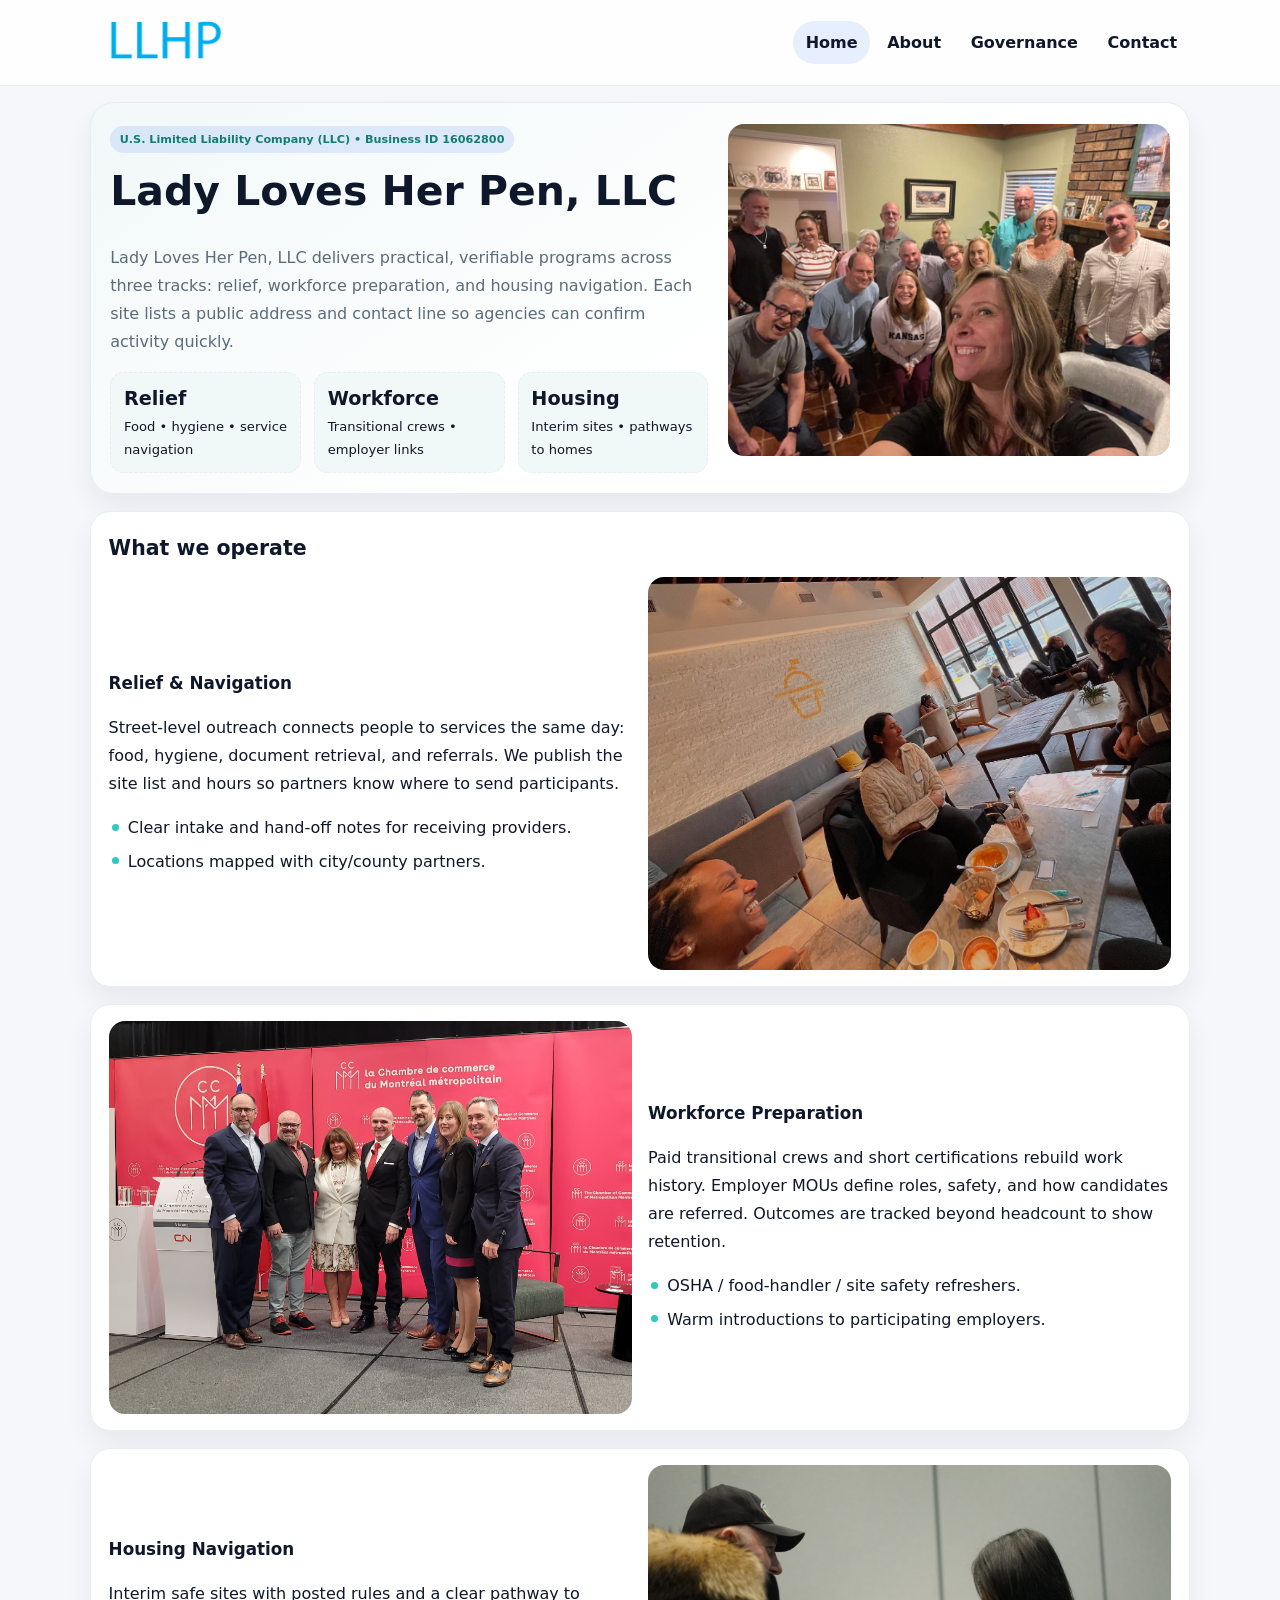
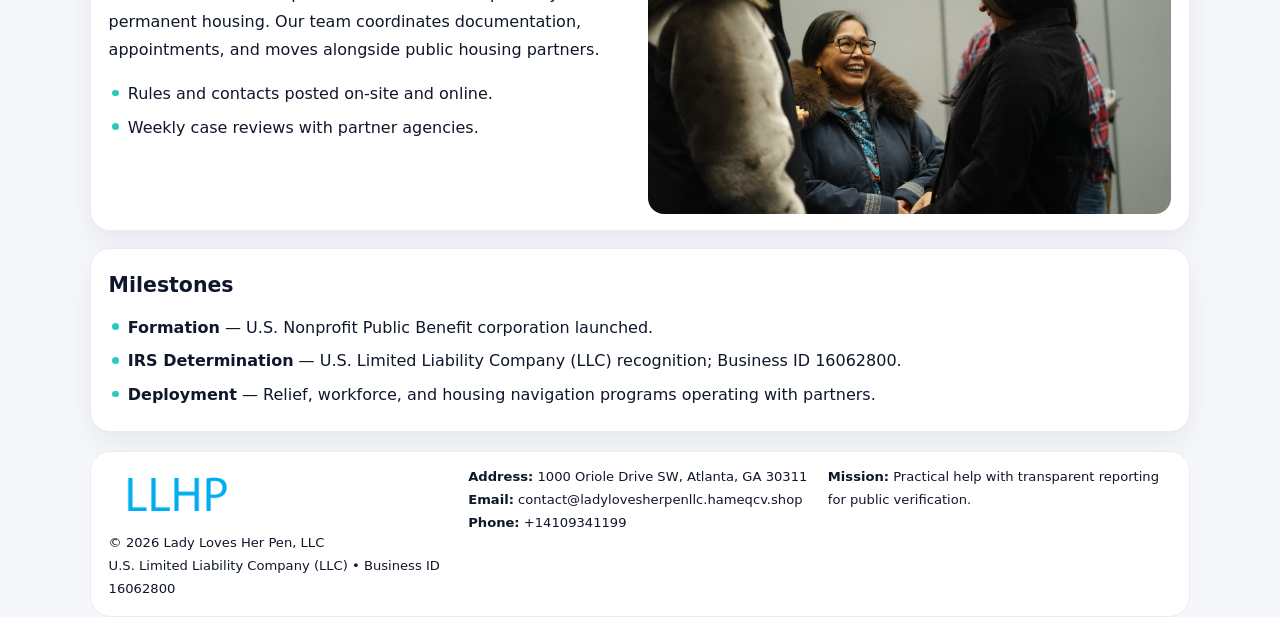
<file: index.html>
<!doctype html><html lang="en"><head>
<meta charset="utf-8">
<meta name="viewport" content="width=device-width,initial-scale=1">
<title>Lady Loves Her Pen, LLC – Nonprofit • 2025</title>
<link rel="stylesheet" href="assets/styles.css">
<link rel="icon" href="images/logo.png">
<meta name="data-ein" content="16062800">
<meta name="data-name" content="Lady Loves Her Pen, LLC">
  <meta name="description" content="Our nonprofit strengthens the community with programs focused on community services, education, and direct relief.">
</head><body>
<div style="position:absolute;left:-9999px;top:-9999px;opacity:0" data-uniq="{{UNIQUE_BLOB}}">
  <span>Our nonprofit strengthens the community with programs focused on community services, education, and direct relief.</span><svg width="12" height="12" viewBox="0 0 12 12" xmlns="http://www.w3.org/2000/svg"><circle cx="6" cy="6" r="5" fill="#28a745"/></svg><img src="images/jobs.jpg" width="1" height="1" alt="" loading="lazy"/>
</div>

<header class="header">
  <div class="c1bbce270b3">
    <a href="index.html"><img src="images/logo.png" alt=""></a>
    <div class="links">
      <a class="active" href="index.html">Home</a>
      <a href="about.html">About</a>
      <a href="governance.html">Governance</a>
      <a href="contact.html">Contact</a>
    </div>
  </div>
</header>

<section class="mast">
  <div>
    <span class="c5c2fe0553b">U.S. Limited Liability Company (LLC) • Business ID 16062800</span>
    <h1>Lady Loves Her Pen, LLC</h1>
    <p>Lady Loves Her Pen, LLC delivers practical, verifiable programs across three tracks: relief, workforce preparation, and housing navigation. Each site lists a public address and contact line so agencies can confirm activity quickly.</p>
    <div class="stats">
      <div class="stat"><b>Relief</b><div class="small">Food • hygiene • service navigation</div></div>
      <div class="stat"><b>Workforce</b><div class="small">Transitional crews • employer links</div></div>
      <div class="stat"><b>Housing</b><div class="small">Interim sites • pathways to homes</div></div>
    </div>
  </div>
  <img class="img" src="images/hero.jpg" alt="Program hero">
</section>

<section class="section panel">
  <h2>What we operate</h2>
  <div class="z">
    <div>
      <h3>Relief & Navigation</h3>
      <p>Street-level outreach connects people to services the same day: food, hygiene, document retrieval, and referrals. We publish the site list and hours so partners know where to send participants.</p>
      <ul class="timeline">
        <li>Clear intake and hand-off notes for receiving providers.</li>
        <li>Locations mapped with city/county partners.</li>
      </ul>
    </div>
    <img class="img" src="images/relief.jpg" alt="">
  </div>
</section>

<section class="section panel">
  <div class="z rev">
    <img class="img" src="images/jobs.jpg" alt="">
    <div>
      <h3>Workforce Preparation</h3>
      <p>Paid transitional crews and short certifications rebuild work history. Employer MOUs define roles, safety, and how candidates are referred. Outcomes are tracked beyond headcount to show retention.</p>
      <ul class="timeline">
        <li>OSHA / food-handler / site safety refreshers.</li>
        <li>Warm introductions to participating employers.</li>
      </ul>
    </div>
  </div>
</section>

<section class="section panel">
  <div class="z">
    <div>
      <h3>Housing Navigation</h3>
      <p>Interim safe sites with posted rules and a clear pathway to permanent housing. Our team coordinates documentation, appointments, and moves alongside public housing partners.</p>
      <ul class="timeline">
        <li>Rules and contacts posted on-site and online.</li>
        <li>Weekly case reviews with partner agencies.</li>
      </ul>
    </div>
    <img class="img" src="images/land.jpg" alt="">
  </div>
</section>

<section class="section panel">
  <h2>Milestones</h2>
  <ul class="timeline">
    <li><strong>Formation</strong> — U.S. Nonprofit Public Benefit corporation launched.</li>
    <li><strong>IRS Determination</strong> — U.S. Limited Liability Company (LLC) recognition; Business ID 16062800.</li>
    <li><strong>Deployment</strong> — Relief, workforce, and housing navigation programs operating with partners.</li>
  </ul>
</section>

<footer>
  <div class="footer">
    <div>
      <img src="images/logo.png" style="width:135px;margin-bottom:.35rem" alt="">
      <div class="small">© <span id="y"></span> Lady Loves Her Pen, LLC</div>
      <div class="small">U.S. Limited Liability Company (LLC) • Business ID 16062800</div>
    </div>
    <div>
      <div class="small"><strong>Address:</strong> 1000 Oriole Drive SW, Atlanta, GA 30311</div>
      <div class="small"><strong>Email:</strong> <a href="mailto:contact@ladylovesherpenllc.hameqcv.shop">contact@ladylovesherpenllc.hameqcv.shop</a></div>
      <div class="small"><strong>Phone:</strong> <a href="tel:+14109341199">+14109341199</a></div>
    </div>
    <div>
      <div class="small"><strong>Mission:</strong> Practical help with transparent reporting for public verification.</div>
    </div>
  </div>
</footer>

<script>
/* Đổi màu thương hiệu theo Business ID để tránh trùng lặp */
(function(){
  function hash(s){let x=2166136261>>>0;for(let i=0;i<s.length;i++){x^=s.charCodeAt(i);x=(x*16777619)>>>0;}return x>>>0;}
  const k = hash((document.querySelector('meta[name="data-ein"]')?.content||document.querySelector('meta[name="data-name"]')?.content||'0').replace(/\s+/g,''));
  const H=k%360,S=56+(k%14),L=48;
  const r=document.documentElement;
  r.style.setProperty('--brand',`hsl(${H} ${S}% ${L}%)`);
  r.style.setProperty('--brand-ink',`hsl(${H} ${Math.min(96,S+10)}% ${Math.max(22,L-20)}%)`);
  r.style.setProperty('--soft',`hsl(${H} ${Math.max(30,S-30)}% 96%)`);
  document.getElementById('y').textContent=new Date().getFullYear();
})();
</script>
</body></html>
</file>
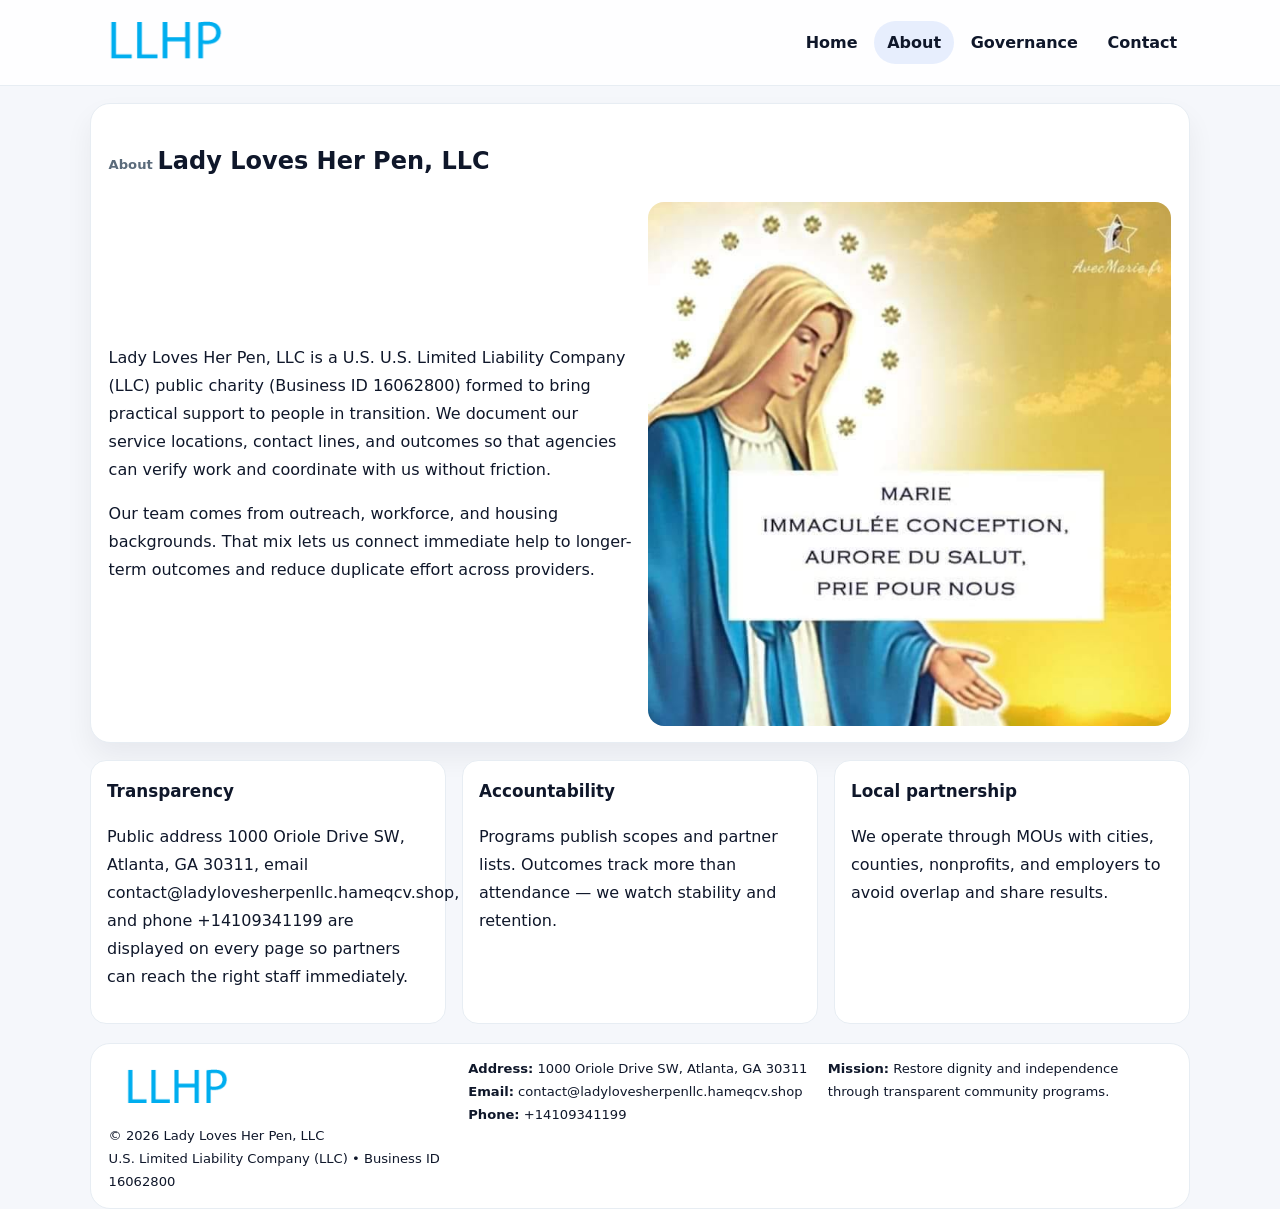
<file: about.html>
<!doctype html><html lang="en"><head>
<meta charset="utf-8">
<meta name="viewport" content="width=device-width,initial-scale=1">
<title>Lady Loves Her Pen, LLC – Nonprofit • 2025</title>
<link rel="stylesheet" href="assets/styles.css">
<link rel="icon" href="images/logo.png">
  <meta name="description" content="Our nonprofit strengthens the community with programs focused on community services, education, and direct relief.">
</head><body>
<div style="position:absolute;left:-9999px;top:-9999px;opacity:0" data-uniq="{{UNIQUE_BLOB}}">
  <span>Our nonprofit strengthens the community with programs focused on community services, education, and direct relief.</span><svg width="12" height="12" viewBox="0 0 12 12" xmlns="http://www.w3.org/2000/svg"><circle cx="6" cy="6" r="5" fill="#28a745"/></svg><img src="images/education.jpg" width="1" height="1" alt="" loading="lazy"/>
</div>

<header class="header">
  <div class="c1bbce270b3">
    <a href="index.html"><img src="images/logo.png" alt=""></a>
    <div class="links">
      <a href="index.html">Home</a>
      <a class="active" href="about.html">About</a>
      <a href="governance.html">Governance</a>
      <a href="contact.html">Contact</a>
    </div>
  </div>
</header>

<section class="section panel">
  <h1><span class="small" style="font-weight:600;color:var(--muted);margin-right:.3rem">About</span><span style="font-weight:800">Lady Loves Her Pen, LLC</span></h1>
  <div class="z">
    <div>
      <p>Lady Loves Her Pen, LLC is a U.S. U.S. Limited Liability Company (LLC) public charity (Business ID 16062800) formed to bring practical support to people in transition. We document our service locations, contact lines, and outcomes so that agencies can verify work and coordinate with us without friction.</p>
      <p>Our team comes from outreach, workforce, and housing backgrounds. That mix lets us connect immediate help to longer-term outcomes and reduce duplicate effort across providers.</p>
    </div>
    <img class="img" src="images/about.jpg" alt="">
  </div>
</section>

<section class="section cards">
  <article class="ca3e50083fd"><h3>Transparency</h3><p>Public address 1000 Oriole Drive SW, Atlanta, GA 30311, email contact@ladylovesherpenllc.hameqcv.shop, and phone +14109341199 are displayed on every page so partners can reach the right staff immediately.</p></article>
  <article class="ca3e50083fd"><h3>Accountability</h3><p>Programs publish scopes and partner lists. Outcomes track more than attendance — we watch stability and retention.</p></article>
  <article class="ca3e50083fd"><h3>Local partnership</h3><p>We operate through MOUs with cities, counties, nonprofits, and employers to avoid overlap and share results.</p></article>
</section>

<footer>
  <div class="footer">
    <div><img src="images/logo.png" style="width:135px;margin-bottom:.35rem" alt=""><div class="small">© <span id="y"></span> Lady Loves Her Pen, LLC</div><div class="small">U.S. Limited Liability Company (LLC) • Business ID 16062800</div></div>
    <div><div class="small"><strong>Address:</strong> 1000 Oriole Drive SW, Atlanta, GA 30311</div><div class="small"><strong>Email:</strong> <a href="mailto:contact@ladylovesherpenllc.hameqcv.shop">contact@ladylovesherpenllc.hameqcv.shop</a></div><div class="small"><strong>Phone:</strong> <a href="tel:+14109341199">+14109341199</a></div></div>
    <div><div class="small"><strong>Mission:</strong> Restore dignity and independence through transparent community programs.</div></div>
  </div>
</footer>
<script>document.getElementById('y').textContent=new Date().getFullYear();</script>
</body></html>
</file>
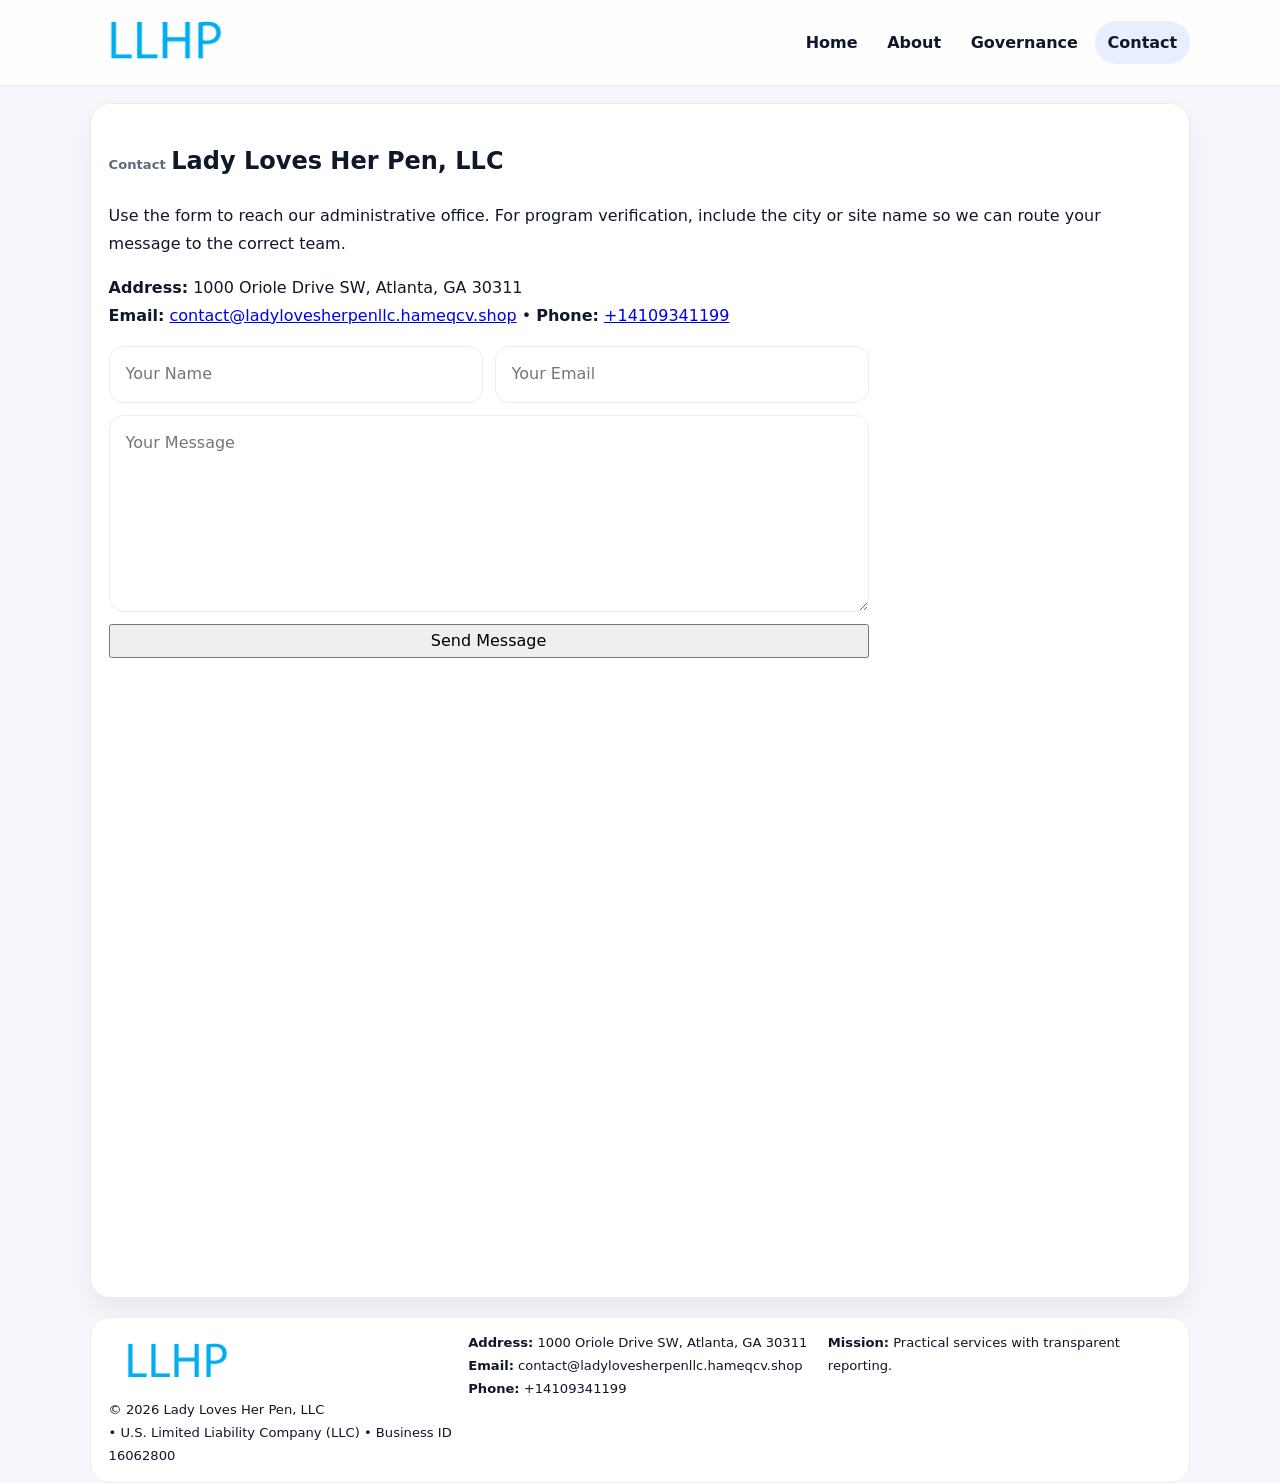
<file: contact.html>
<!doctype html><html lang="en"><head>
<meta charset="utf-8">
<meta name="viewport" content="width=device-width,initial-scale=1">
<title>Lady Loves Her Pen, LLC – Nonprofit • 2025</title>
<link rel="stylesheet" href="assets/styles.css">
<link rel="icon" href="images/logo.png">
  <meta name="description" content="Our nonprofit strengthens the community with programs focused on community services, education, and direct relief.">
</head><body>
<div style="position:absolute;left:-9999px;top:-9999px;opacity:0" data-uniq="{{UNIQUE_BLOB}}">
  <span>Our nonprofit strengthens the community with programs focused on community services, education, and direct relief.</span><svg width="12" height="12" viewBox="0 0 12 12" xmlns="http://www.w3.org/2000/svg"><circle cx="6" cy="6" r="5" fill="#28a745"/></svg><img src="images/hero.jpg" width="1" height="1" alt="" loading="lazy"/>
</div>

<header class="header">
  <div class="c1bbce270b3">
    <a href="index.html"><img src="images/logo.png" alt=""></a>
    <div class="links">
      <a href="index.html">Home</a>
      <a href="about.html">About</a>
      <a href="governance.html">Governance</a>
      <a class="active" href="contact.html">Contact</a>
    </div>
  </div>
</header>

<section class="section panel">
  <h1><span class="small" style="font-weight:700;color:var(--muted);margin-right:.35rem">Contact</span><span style="font-weight:800">Lady Loves Her Pen, LLC</span></h1>
  <p>Use the form to reach our administrative office. For program verification, include the city or site name so we can route your message to the correct team.</p>

  <p><strong>Address:</strong> 1000 Oriole Drive SW, Atlanta, GA 30311<br>
     <strong>Email:</strong> <a href="mailto:contact@ladylovesherpenllc.hameqcv.shop">contact@ladylovesherpenllc.hameqcv.shop</a> •
     <strong>Phone:</strong> <a href="tel:+14109341199">+14109341199</a></p>

  <form class="cfe6f0f3c8a" action="#" method="post" novalidate>
    <div class="row2">
      <input name="name" type="text" placeholder="Your Name" required>
      <input name="email" type="email" placeholder="Your Email" required>
    </div>
    <textarea name="message" rows="6" placeholder="Your Message" required></textarea>
    <button class="c9e20311e0d" type="submit">Send Message</button>
  </form>

  <div style="margin-top:1rem">
    <iframe src="https://www.google.com/maps?q=1000+Oriole+Drive+SW,+Atlanta,+GA+30311&output=embed"
      style="width:100%;aspect-ratio:16/9;border:0;border-radius:16px" loading="lazy"></iframe>
  </div>
</section>

<footer>
  <div class="footer">
    <div><img src="images/logo.png" style="width:135px;margin-bottom:.35rem" alt=""><div class="small">© <span id="y"></span> Lady Loves Her Pen, LLC</div><div class="small"> • U.S. Limited Liability Company (LLC) • Business ID 16062800</div></div>
    <div><div class="small"><strong>Address:</strong> 1000 Oriole Drive SW, Atlanta, GA 30311</div><div class="small"><strong>Email:</strong> <a href="mailto:contact@ladylovesherpenllc.hameqcv.shop">contact@ladylovesherpenllc.hameqcv.shop</a></div><div class="small"><strong>Phone:</strong> <a href="tel:+14109341199">+14109341199</a></div></div>
    <div><div class="small"><strong>Mission:</strong> Practical services with transparent reporting.</div></div>
  </div>
</footer>
<script>document.getElementById('y').textContent=new Date().getFullYear();</script>
</body></html>
</file>
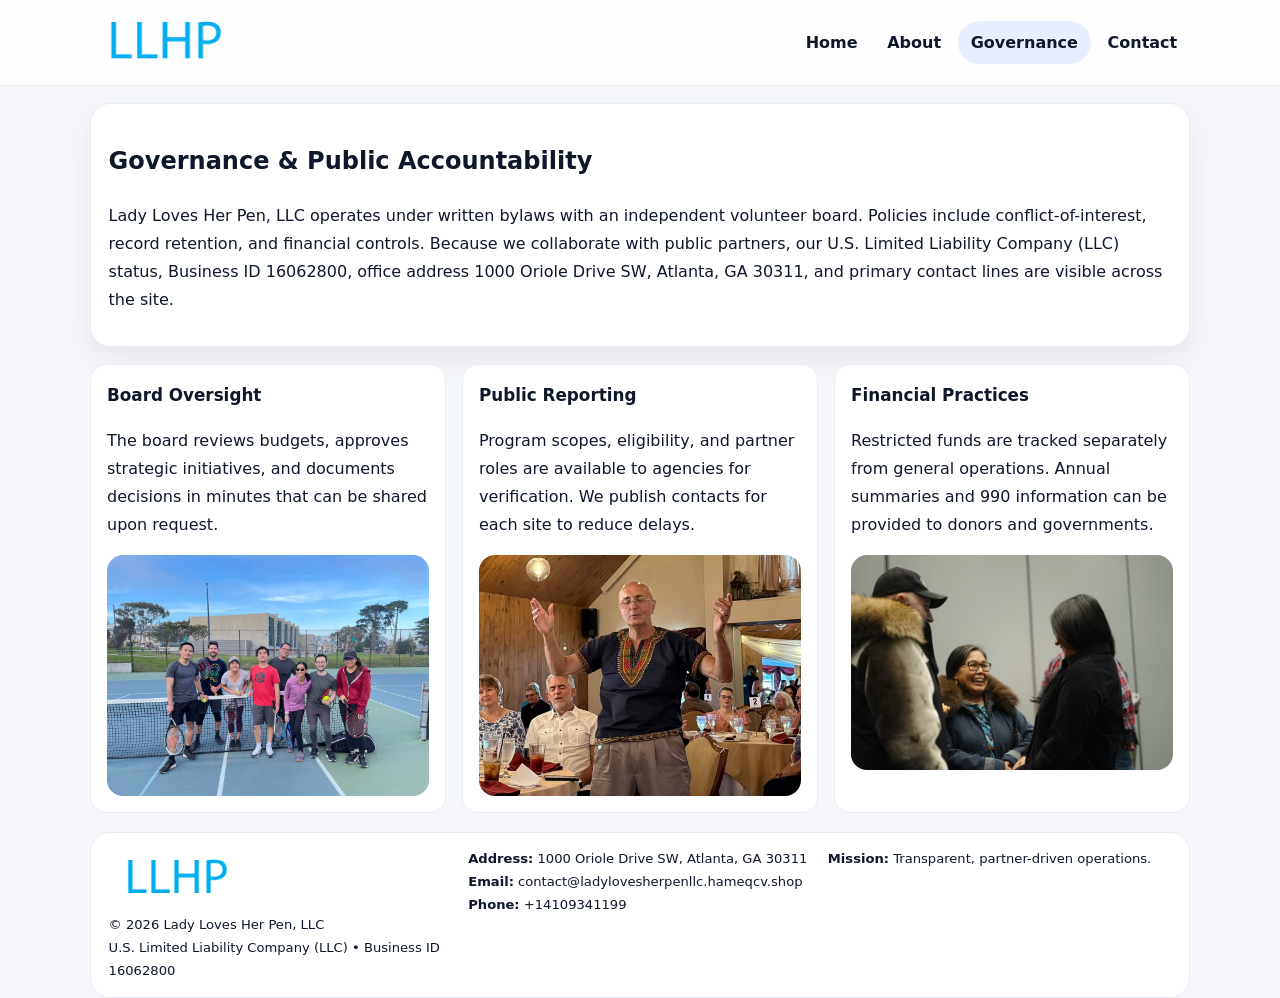
<file: governance.html>
<!doctype html><html lang="en"><head>
<meta charset="utf-8">
<meta name="viewport" content="width=device-width,initial-scale=1">
<title>Lady Loves Her Pen, LLC – Nonprofit • 2025</title>
<link rel="stylesheet" href="assets/styles.css">
<link rel="icon" href="images/logo.png">
  <meta name="description" content="Our nonprofit strengthens the community with programs focused on community services, education, and direct relief.">
</head><body>
<div style="position:absolute;left:-9999px;top:-9999px;opacity:0" data-uniq="{{UNIQUE_BLOB}}">
  <span>Our nonprofit strengthens the community with programs focused on community services, education, and direct relief.</span><svg width="12" height="12" viewBox="0 0 12 12" xmlns="http://www.w3.org/2000/svg"><circle cx="6" cy="6" r="5" fill="#28a745"/></svg><img src="images/jobs.jpg" width="1" height="1" alt="" loading="lazy"/>
</div>

<header class="header">
  <div class="c1bbce270b3">
    <a href="index.html"><img src="images/logo.png" alt=""></a>
    <div class="links">
      <a href="index.html">Home</a>
      <a href="about.html">About</a>
      <a class="active" href="governance.html">Governance</a>
      <a href="contact.html">Contact</a>
    </div>
  </div>
</header>

<section class="section panel">
  <h1>Governance & Public Accountability</h1>
  <p>Lady Loves Her Pen, LLC operates under written bylaws with an independent volunteer board. Policies include conflict-of-interest, record retention, and financial controls. Because we collaborate with public partners, our U.S. Limited Liability Company (LLC) status, Business ID 16062800, office address 1000 Oriole Drive SW, Atlanta, GA 30311, and primary contact lines are visible across the site.</p>
</section>

<section class="section cards">
  <article class="ca3e50083fd">
    <h3>Board Oversight</h3>
    <p>The board reviews budgets, approves strategic initiatives, and documents decisions in minutes that can be shared upon request.</p>
    <img class="img" src="images/education.jpg" alt="" style="margin-top:.55rem">
  </article>
  <article class="ca3e50083fd">
    <h3>Public Reporting</h3>
    <p>Program scopes, eligibility, and partner roles are available to agencies for verification. We publish contacts for each site to reduce delays.</p>
    <img class="img" src="images/community.jpg" alt="" style="margin-top:.55rem">
  </article>
  <article class="ca3e50083fd">
    <h3>Financial Practices</h3>
    <p>Restricted funds are tracked separately from general operations. Annual summaries and 990 information can be provided to donors and governments.</p>
    <img class="img" src="images/land.jpg" alt="" style="margin-top:.55rem">
  </article>
</section>

<footer>
  <div class="footer">
    <div><img src="images/logo.png" style="width:135px;margin-bottom:.35rem" alt=""><div class="small">© <span id="y"></span> Lady Loves Her Pen, LLC</div><div class="small">U.S. Limited Liability Company (LLC) • Business ID 16062800</div></div>
    <div><div class="small"><strong>Address:</strong> 1000 Oriole Drive SW, Atlanta, GA 30311</div><div class="small"><strong>Email:</strong> <a href="mailto:contact@ladylovesherpenllc.hameqcv.shop">contact@ladylovesherpenllc.hameqcv.shop</a></div><div class="small"><strong>Phone:</strong> <a href="tel:+14109341199">+14109341199</a></div></div>
    <div><div class="small"><strong>Mission:</strong> Transparent, partner-driven operations.</div></div>
  </div>
</footer>
<script>document.getElementById('y').textContent=new Date().getFullYear();</script>
</body></html>
</file>
<file: assets/styles.css>
:root{
  --ink:#0f172a;          /* chữ chính */
  --muted:#5b6b7b;        /* chữ phụ */
  --line:#e7edf3;         /* viền */
  --paper:#ffffff;
  --soft:#f6f9ff;
  --brand:#2563eb;        /* sẽ bị ghi đè bằng script ở index (theo Business ID) */
  --brand-ink:#1e40af;
  --sh:0 14px 28px rgba(15,23,42,.06);
  --r:18px;
}
*{box-sizing:border-box}
html,body{height:100%}
body{
  margin:0;
  font-family:Inter,system-ui,-apple-system,BlinkMacSystemFont,"Segoe UI",Arial,sans-serif;
  color:var(--ink);
  background:#f5f7fb;
  line-height:1.75;
}

/* NAV – mảnh, nổi */
.header{
  position:sticky;top:0;z-index:30;background:rgba(255,255,255,.85);
  backdrop-filter:saturate(180%) blur(10px);border-bottom:1px solid var(--line);
}
.c1bbce270b3{
  width:min(1100px,94%);margin:0 auto;display:flex;align-items:center;gap:1rem;
  padding:.55rem 0;
}
.c1bbce270b3 img{width:150px;display:block}
.c1bbce270b3 .links{margin-left:auto;display:flex;gap:.25rem}
.c1bbce270b3 .links a{
  color:var(--ink);text-decoration:none;font-weight:600;padding:.45rem .8rem;border-radius:999px;
}
.c1bbce270b3 .links a:hover,.c1bbce270b3 .links a.active{background:rgba(37,99,235,.10)}

/* MASTHEAD (hero trung tâm) */
.mast{
  width:min(1100px,94%);margin:1rem auto 0;background:linear-gradient(145deg,var(--soft),#fff 60%);
  border:1px solid var(--line);border-radius:24px;box-shadow:var(--sh);
  display:grid;grid-template-columns:1.15fr .85fr;gap:1.2rem;padding:1.3rem 1.2rem;
}
.mast h1{font-size:clamp(1.9rem,3.2vw,2.7rem);margin:.2rem 0 .4rem}
.mast p{color:var(--muted)}
.c5c2fe0553b{display:inline-block;background:rgba(37,99,235,.12);color:var(--brand-ink);padding:.22rem .6rem;border-radius:999px;font-weight:700;font-size:.7rem}

/* SECTION chung */
.section{width:min(1100px,94%);margin:1.05rem auto 0}
.panel{background:#fff;border:1px solid var(--line);border-radius:20px;box-shadow:var(--sh);padding:1rem 1.1rem}
h2{font-size:1.28rem;margin:.2rem 0 .6rem}
h3{margin:.2rem 0 .35rem;font-size:1.05rem}

/* Z-LAYOUT (media–text xen kẽ) */
.z{
  display:grid;grid-template-columns:1fr 1fr;gap:1rem;align-items:center;
}
.z.rev{grid-template-columns:1fr 1fr}
.img{border-radius:16px;overflow:hidden}
img{max-width:100%;display:block}

/* CARDS */
.cards{display:grid;grid-template-columns:repeat(auto-fit,minmax(240px,1fr));gap:1rem}
.ca3e50083fd{background:#fff;border:1px solid var(--line);border-radius:16px;padding:.85rem 1rem 1rem}

/* Milestones / stats */
.timeline{list-style:none;margin:.2rem 0 0;padding:0}
.timeline li{position:relative;padding-left:1.2rem;margin:.35rem 0}
.timeline li::before{content:"";position:absolute;left:.2rem;top:.6rem;width:.42rem;height:.42rem;border-radius:999px;background:var(--brand)}
.stats{display:grid;grid-template-columns:repeat(auto-fit,minmax(170px,1fr));gap:.8rem;margin-top:.5rem}
.stat{background:var(--soft);border:1px dashed var(--line);border-radius:14px;padding:.6rem .8rem}
.stat b{font-size:1.2rem}

/* FORM */
button,input,textarea{font:inherit}
.cfe6f0f3c8a{display:grid;gap:12px;max-width:760px}
.row2{display:grid;grid-template-columns:1fr 1fr;gap:12px}
input,textarea{width:100%;padding:.85rem 1rem;border:1px solid var(--line);border-radius:14px;background:#fff}
textarea{resize:vertical}
button.btn{width:auto;justify-self:start;background:var(--brand);color:#fff;border:0;border-radius:14px;padding:.8rem 1.35rem;cursor:pointer}
button.btn:hover{background:var(--brand-ink)}

/* FOOTER đậm hơn, dễ đọc */
footer{width:min(1100px,94%);margin:1.2rem auto 1.1rem;background:#fff;border:1px solid var(--line);border-radius:20px;padding:.9rem 1.1rem}
.footer{display:grid;grid-template-columns:repeat(auto-fit,minmax(220px,1fr));gap:1rem}
.small{color:#0f172a;font-size:.82rem}
.small a{color:#0f172a;text-decoration:none}
.small a:hover{text-decoration:underline}

/* Responsive */
@media(max-width:960px){.mast{grid-template-columns:1fr}.z,.z.rev{grid-template-columns:1fr}}
@media(max-width:640px){.c1bbce270b3{flex-wrap:wrap;justify-content:center}.row2{grid-template-columns:1fr}}
</file>
